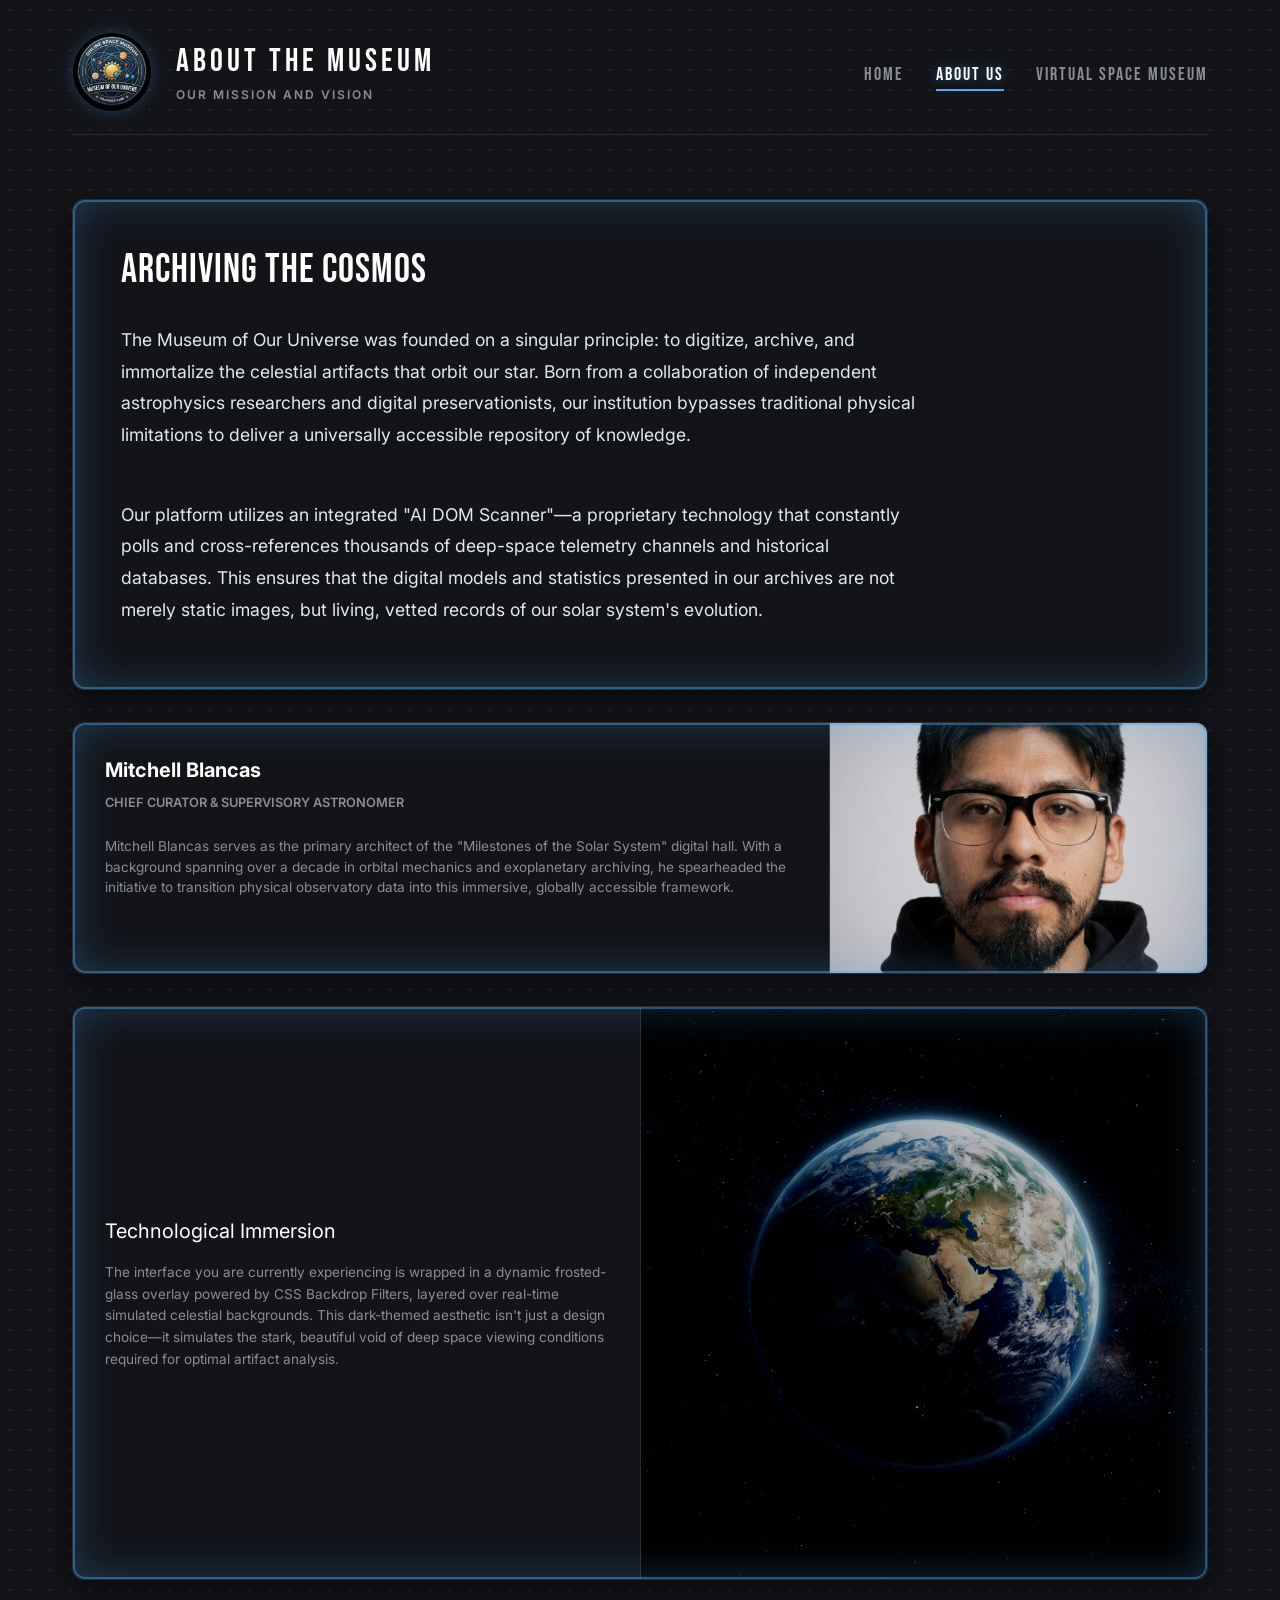
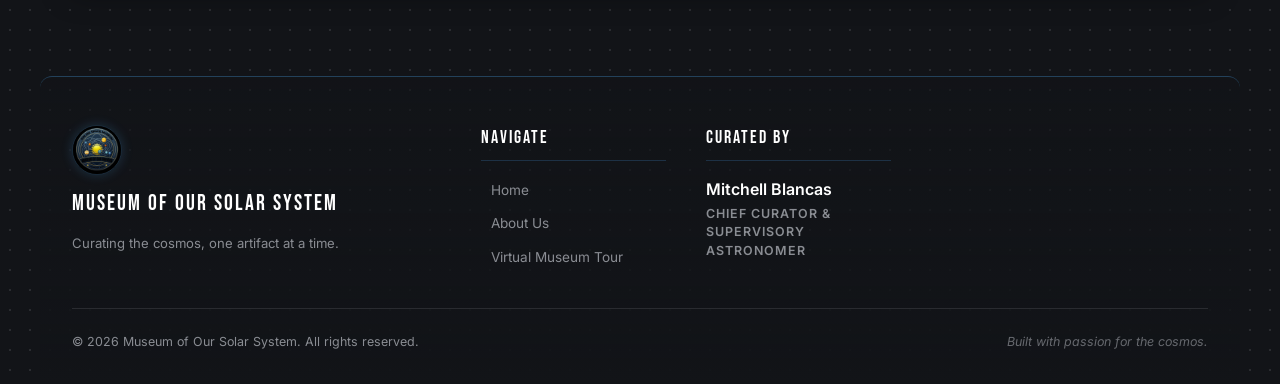
<file: about.html>
<!DOCTYPE html>
<html lang="en">
<head>
    <meta charset="UTF-8">
    <meta name="viewport" content="width=device-width, initial-scale=1.0">
    <title>About Us - Space Museum</title>
    
    <link rel="preconnect" href="https://fonts.googleapis.com">
    <link rel="preconnect" href="https://fonts.gstatic.com" crossorigin>
    <link href="https://fonts.googleapis.com/css2?family=Bebas+Neue&family=Inter:wght@300;400;600&display=swap" rel="stylesheet">
    
    <link rel="stylesheet" href="style.css">
</head>
<body>

    <div class="grid-container">

        <!-- Header / Museum Title -->
        <header class="header-section">
            <div class="logo-container">
                <img src="museum-logo-v3.jpg" alt="Online Space Museum Logo" class="museum-logo">
            </div>
            <div class="header-text">
                <h1 class="museum-title">ABOUT THE MUSEUM</h1>
                <p class="subtitle">OUR MISSION AND VISION</p>
            </div>
            <nav class="global-nav">
                <ul class="nav-list">
                    <li><a href="index.html" class="nav-link">HOME</a></li>
                    <li><a href="about.html" class="nav-link active">ABOUT US</a></li>
                    <li><a href="Planetariam Museum/index.html" class="nav-link">VIRTUAL SPACE MUSEUM</a></li>
                </ul>
            </nav>
        </header>

        <!-- Main Content -->
        <section class="timeline-section" style="grid-column: 1 / -1;">
            <h2 class="timeline-title">ARCHIVING THE COSMOS</h2>
            <div style="display: flex; flex-direction: column; gap: 2rem; max-width: 800px;">
                <p class="artifact-description" style="max-width: 100%; font-size: 1.1rem; line-height: 1.8;">
                    The Museum of Our Universe was founded on a singular principle: to digitize, archive, and immortalize the celestial artifacts that orbit our star. Born from a collaboration of independent astrophysics researchers and digital preservationists, our institution bypasses traditional physical limitations to deliver a universally accessible repository of knowledge.
                </p>
                <p class="artifact-description" style="max-width: 100%; font-size: 1.1rem; line-height: 1.8;">
                    Our platform utilizes an integrated "AI DOM Scanner"—a proprietary technology that constantly polls and cross-references thousands of deep-space telemetry channels and historical databases. This ensures that the digital models and statistics presented in our archives are not merely static images, but living, vetted records of our solar system's evolution.
                </p>
            </div>
        </section>

        <!-- Informational Cards -->
        <section class="info-section">
             <article class="info-card curator-card">
                 <div class="curator-info">
                     <h3 class="curator-name">Mitchell Blancas</h3>
                     <p class="curator-role">CHIEF CURATOR & SUPERVISORY ASTRONOMER</p>
                     <p class="curator-bio">
                         Mitchell Blancas serves as the primary architect of the "Milestones of the Solar System" digital hall. With a background spanning over a decade in orbital mechanics and exoplanetary archiving, he spearheaded the initiative to transition physical observatory data into this immersive, globally accessible framework.
                     </p>
                 </div>
                 <div class="curator-image-wrap">
                     <div class="curator-placeholder" style="background-image: url('meee.png');"></div>
                 </div>
            </article>

            <article class="info-card">
                <div class="card-content">
                    <h3 class="card-title">Technological Immersion</h3>
                    <p class="card-text">
                        The interface you are currently experiencing is wrapped in a dynamic frosted-glass overlay powered by CSS Backdrop Filters, layered over real-time simulated celestial backgrounds. This dark-themed aesthetic isn't just a design choice—it simulates the stark, beautiful void of deep space viewing conditions required for optimal artifact analysis.
                    </p>
                </div>
                <div class="card-image-wrap">
                    <img id="detailHeroImage" src="earth_premium_1773688795438.png" alt="Artifact" style="width:100%; height:100%; object-fit: cover; filter: brightness(0.7) contrast(1.2);">
                </div>
            </article>
        </section>

    </div>

    <!-- Museum Footer -->
    <footer class="museum-footer">
        <div class="footer-grid">
            <div class="footer-col footer-brand">
                <img src="museum-logo-transparent.jpg" alt="Museum Logo" class="footer-logo">
                <h3 class="footer-museum-name">Museum of Our Solar System</h3>
                <p class="footer-tagline">Curating the cosmos, one artifact at a time.</p>
            </div>
            <div class="footer-col">
                <h4 class="footer-heading">Navigate</h4>
                <ul class="footer-links">
                    <li><a href="index.html">Home</a></li>
                    <li><a href="about.html">About Us</a></li>
                    <li><a href="Planetariam Museum/index.html">Virtual Museum Tour</a></li>
                </ul>
            </div>
            <div class="footer-col">
                <h4 class="footer-heading">Curated By</h4>
                <p class="footer-curator-text">Mitchell Blancas</p>
                <p class="footer-curator-role">Chief Curator & Supervisory Astronomer</p>
            </div>
        </div>
        <div class="footer-bottom">
            <p>&copy; 2026 Museum of Our Solar System. All rights reserved.</p>
            <p class="footer-credit">Built with passion for the cosmos.</p>
        </div>
    </footer>

    <!-- The same dynamic background script applies here -->
    <script src="script.js"></script>
</body>
</html>
</file>
<file: style.css>
:root {
    --bg-dark: #121418;
    --card-bg: #1A1C21;
    --text-primary: #FFFFFF;
    --text-muted: #8A8D93;
    --border-color: rgba(255, 255, 255, 0.1);
    --accent: #E2E8F0;

    --font-heading: 'Bebas Neue', sans-serif;
    --font-body: 'Inter', sans-serif;
}

* {
    margin: 0;
    padding: 0;
    box-sizing: border-box;
}

body {
    background-color: var(--bg-dark);
    color: var(--text-primary);
    font-family: var(--font-body);
    font-size: 16px;
    line-height: 1.5;
    -webkit-font-smoothing: antialiased;
    min-height: 100vh;
    padding: 0;

    /* Subtle background dot pattern to match reference */
    background-image: radial-gradient(var(--border-color) 1px, transparent 1px);
    background-size: 20px 20px;

    /* Ensure the body is positioned relative for the scanner overlay */
    position: relative;
    overflow-x: hidden;
}

/* Dynamic Space Background Elements */
#space-background {
    position: fixed;
    top: 0;
    left: 0;
    width: 100vw;
    height: 100vh;
    pointer-events: none;
    z-index: 1;
    /* Sits behind z-index: 2 grids but ahead of body */
    overflow: hidden;
}

.asteroid {
    position: absolute;
    animation-name: driftDiagonal;
    animation-timing-function: linear;
    opacity: 0;
}

@keyframes driftDiagonal {
    0% {
        opacity: 0;
        transform: translate(0, 0) rotate(0deg);
    }

    5% {
        opacity: 1;
    }

    95% {
        opacity: 1;
    }

    100% {
        opacity: 0;
        transform: translate(-100vw, 100vh) rotate(360deg);
    }
}

.shooting-star {
    position: absolute;
    width: 150px;
    height: 2px;
    background: linear-gradient(to right, transparent, rgba(255, 255, 255, 1));
    border-radius: 50%;
    transform: rotate(135deg);
    /* Points down-left */
    opacity: 0;
    animation: shootingStarAnim 1.2s ease-out forwards;
}

.shooting-star::after {
    content: '';
    position: absolute;
    right: 0;
    top: -3px;
    width: 8px;
    height: 8px;
    background: white;
    border-radius: 50%;
    box-shadow: 0 0 10px 4px rgba(77, 171, 247, 0.8);
    /* Signature AI blue engine trail */
}

@keyframes shootingStarAnim {
    0% {
        transform: rotate(135deg) translateX(0);
        opacity: 0;
    }

    10% {
        opacity: 1;
    }

    100% {
        transform: rotate(135deg) translateX(1500px);
        /* Move entirely across the screen down-left */
        opacity: 0;
    }
}

/* Apply AI Pulse to Specific Containers */
.timeline-section,
.info-card,
.sidebar-menu,
.large-image-wrapper,
.gallery-item {
    position: relative;
}

.timeline-section::after,
.info-card::after,
.sidebar-menu::after,
.large-image-wrapper::after,
.gallery-item::after {
    content: '';
    position: absolute;
    top: 0;
    left: 0;
    right: 0;
    bottom: 0;
    pointer-events: none;
    border-radius: inherit;
    border: 2px solid rgba(77, 171, 247, 0.5);
    /* Static blue border */
    box-shadow: inset 0 0 40px rgba(77, 171, 247, 0.25);
    /* Static blue glow */
    z-index: 10;
}

/* Grid Layout */
.grid-container {
    display: grid;
    grid-template-columns: 1fr;
    gap: 2rem;
    max-width: 1200px;
    /* Adjusted max-width for optimal single-column reading */
    margin: 0 auto;
    padding: 2rem; /* padding pushed down from body */
    position: relative;
    z-index: 2;
    /* Elevate grid container above space background canvas */
}

/* Typography Base */
h1,
h2,
.timeline-item {
    font-family: var(--font-heading);
    letter-spacing: 1px;
    font-weight: 400;
}

.subtitle {
    font-family: var(--font-body);
    font-weight: 600;
    letter-spacing: 2px;
    font-size: 0.75rem;
    color: var(--text-muted);
    text-transform: uppercase;
    margin-top: 0.5rem;
}

.header-section {
    grid-column: 1 / -1;
    margin-bottom: 2rem;
    border-bottom: 1px solid var(--border-color);
    padding-bottom: 1rem;
    display: flex;
    align-items: center;
    gap: 1.5rem;
    position: relative;
    /* For absolute positioning of nav if needed, but we'll use flex/margin */
}

/* Global Navigation */
.global-nav {
    margin-left: auto;
    /* Push navigation to the far right of the flex header */
}

.nav-list {
    display: flex;
    list-style: none;
    gap: 2rem;
    align-items: center;
}

.nav-link {
    color: var(--text-muted);
    text-decoration: none;
    font-size: 1.1rem;
    font-family: var(--font-heading);
    letter-spacing: 2px;
    transition: all 0.3s ease;
    padding-bottom: 4px;
    border-bottom: 2px solid transparent;
    /* Prepare for hover underline */
}

.nav-link:hover,
.nav-link.active {
    color: var(--text-primary);
    border-bottom-color: #4dabf7;
    /* AI blue underline */
    text-shadow: 0 0 10px rgba(77, 171, 247, 0.5);
}

.museum-logo {
    height: 80px;
    /* Adjust based on preference */
    width: auto;
    object-fit: contain;
    border-radius: 50%;
    /* Circle shape */
    box-shadow: 0 0 15px rgba(77, 171, 247, 0.25);
    /* Even softer blue glow */
    border: 1px solid rgba(77, 171, 247, 0.15);
    /* Very faint border */
}

.header-text {
    display: flex;
    flex-direction: column;
}

.museum-title {
    font-size: 2rem;
    letter-spacing: 4px;
    line-height: 1;
    /* Tighten up with subtitle */
}

/* -------------------------------- */
/* Scrollytelling Hero Section      */
/* -------------------------------- */

.scrolly-hero {
    height: 280vh; /* Increased to allow scroll holding at the end */
    position: relative;
    background-color: #000;
}

.sticky-container {
    position: sticky;
    top: 0;
    height: 100vh;
    width: 100vw;
    overflow: hidden;
}

.sticky-container::after {
    content: '';
    position: absolute;
    bottom: 0;
    left: 0;
    width: 100%;
    height: 60vh; /* Increased from 45vh to 60vh for a much longer, smoother fade */
    background: linear-gradient(to bottom, transparent 0%, rgba(18, 20, 24, 0.4) 40%, var(--bg-dark) 90%, var(--bg-dark) 100%);
    z-index: 5;
    pointer-events: none;
}

#hero-canvas {
    position: absolute;
    top: 0;
    left: 0;
    width: 100%;
    height: 100%;
    object-fit: cover; /* or contain based on preference, cover usually looks better */
    z-index: 1;
}

.loading-state {
    position: absolute;
    top: 50%;
    left: 50%;
    transform: translate(-50%, -50%);
    z-index: 50;
    color: white;
    text-align: center;
    font-family: var(--font-heading);
    letter-spacing: 2px;
}
.spinner {
    width: 40px;
    height: 40px;
    border: 4px solid rgba(255, 255, 255, 0.3);
    border-radius: 50%;
    border-top-color: var(--text-primary);
    animation: spin 1s ease-in-out infinite;
    margin: 0 auto 1rem;
}
@keyframes spin {
    to { transform: rotate(360deg); }
}

.scroll-text-overlay {
    position: absolute;
    top: 0;
    left: 0;
    width: 100%;
    height: 100%;
    z-index: 10;
    pointer-events: none;
    color: rgba(255, 255, 255, 0.9);
    font-family: var(--font-heading);
}

.scroll-text {
    position: absolute;
    opacity: 0;
    transition: opacity 0.5s ease-out;
    letter-spacing: 4px;
    font-size: 4rem; /* Making it pop out */
    text-transform: uppercase;
    font-family: var(--font-heading); /* Same font as titles */
    text-align: center;
    width: 100%;
    color: var(--text-primary);
    text-shadow: 0 4px 20px rgba(0,0,0,0.8);
}

.hero-cta.final-hero-btn {
    pointer-events: auto;
    padding: 1rem 4rem; /* Made button slightly smaller horizontally */
    font-size: 1.5rem;
    letter-spacing: 2px;
    border-radius: 60px;
    width: auto; /* Fit to text */
    text-align: center;
    white-space: nowrap;
    border: 3px solid transparent;
    animation: bluePulse 2s infinite;
    transition: all 0.3s ease;
}

.text-bottom.final-hero-btn:hover {
    transform: translateX(-50%) scale(1.05); /* retain the center position and scale up */
    background-color: #228be6;
}

@keyframes bluePulse {
    0% { border-color: rgba(77, 171, 247, 0.4); box-shadow: 0 0 10px rgba(77, 171, 247, 0.4); }
    50% { border-color: rgba(77, 171, 247, 1); box-shadow: 0 0 30px rgba(77, 171, 247, 0.8), inset 0 0 15px rgba(77, 171, 247, 0.4); }
    100% { border-color: rgba(77, 171, 247, 0.4); box-shadow: 0 0 10px rgba(77, 171, 247, 0.4); }
}

.text-0 {
    top: 25%;
    left: 50%;
    transform: translateX(-50%);
}

.text-30 {
    top: auto;
    bottom: 26%;
    left: 50%;
    transform: translateX(-50%);
}

.text-pre-bottom {
    bottom: 22%;
    left: 50%;
    transform: translateX(-50%);
    font-size: 2rem; /* Made the letters smaller */
}

.text-bottom {
    bottom: 6%;
    left: 50%;
    transform: translateX(-50%);
}

.text-continue-below {
    bottom: 2%;
    left: 50%;
    transform: translateX(-50%);
    font-size: 1rem;
    font-family: var(--font-body);
    text-transform: none;
    color: var(--text-muted);
    letter-spacing: 1px;
}
.scroll-indicator {
    position: absolute;
    bottom: 30px;
    left: 50%;
    transform: translateX(-50%);
    z-index: 20;
    display: flex;
    flex-direction: column;
    align-items: center;
    gap: 10px;
    color: rgba(255, 255, 255, 0.6);
    font-family: var(--font-body);
    font-size: 0.8rem;
    text-transform: uppercase;
    letter-spacing: 2px;
}

.blink {
    animation: blinkAnim 2s infinite;
}

@keyframes blinkAnim {
    0%, 100% { opacity: 0.3; }
    50% { opacity: 1; }
}

/* Hero Header Navigation Overlay */
.hero-header {
    position: relative;
    z-index: 10;
    display: flex;
    justify-content: space-between;
    align-items: center;
    padding: 1.5rem 3rem;
}

.hero-header .logo-container {
    display: flex;
    align-items: center;
    gap: 1rem;
}

.hero-logo {
    height: 45px;
    border-radius: 50%;
    box-shadow: 0 0 15px rgba(212, 175, 55, 0.4);
}

.hero-museum-title {
    font-family: var(--font-heading);
    font-size: 1.5rem;
    letter-spacing: 2px;
}

.hero-nav {
    margin-left: auto;
}

.hero-nav-list {
    display: flex;
    list-style: none;
    gap: 2rem;
    align-items: center;
}

.hero-nav-link {
    color: var(--text-muted);
    text-decoration: none;
    font-size: 1rem;
    font-family: var(--font-body);
    transition: all 0.3s ease;
}

.hero-nav-link:hover,
.hero-nav-link.active {
    color: var(--text-primary);
}

/* End Scrollytelling Hero Section CSS */

/* Global Button Styles (used across sections) */
.hero-cta {
    display: inline-block;
    padding: 1rem 2.5rem;
    font-family: var(--font-heading);
    font-size: 1.2rem;
    letter-spacing: 2px;
    color: #ffffff; /* changed to white */
    background-color: #4dabf7; /* changed to blue */
    border: none;
    border-radius: 60px;
    cursor: pointer;
    transition: all 0.3s ease;
    text-decoration: none;
    text-align: center;
}

.hero-cta:hover {
    background-color: #228be6; /* slightly darker blue on hover */
    transform: translateY(-2px);
    box-shadow: 0 5px 15px rgba(77, 171, 247, 0.4);
}

.secondary-cta {
    background-color: transparent;
    color: var(--text-primary);
    border: 1px solid var(--border-color);
}

.secondary-cta:hover {
    background-color: rgba(255, 255, 255, 0.05);
    color: var(--text-primary);
}

/* Hero Graphics — Astronaut Image */
.hero-graphics {
    position: relative;
    display: flex;
    justify-content: center;
    align-items: center;
}

.hero-astronaut {
    width: 100%;
    max-width: 480px;
    height: auto;
    filter: drop-shadow(0 0 30px rgba(77, 171, 247, 0.3));
    animation: float 6s ease-in-out infinite;
}

@keyframes float {

    0%,
    100% {
        transform: translateY(0);
    }

    50% {
        transform: translateY(-15px);
    }
}

/* Hero Responsive */
@media (max-width: 1024px) {
    .hero-title {
        font-size: 3.5rem;
    }

    .hero-header {
        padding: 1rem 2rem;
    }

    .hero-description {
        max-width: 100%;
    }
}

@media (max-width: 768px) {
    .hero-title {
        font-size: 2.2rem;
    }

    .hero-description {
        font-size: 0.85rem;
    }

    .hero-buttons {
        flex-direction: column;
        align-items: flex-start;
        gap: 1rem;
    }

    .hero-cta,
    .hero-cta.secondary-cta {
        padding: 0.7rem 1.2rem;
        font-size: 0.9rem;
    }

    .hero-header {
        padding: 1rem;
        flex-direction: column;
        gap: 0.5rem;
    }

    .hero-nav {
        margin-left: 0;
    }

    .hero-nav-list {
        gap: 1rem;
    }
}

/* Timeline Section (Left side) */

.timeline-section {
    background-color: var(--bg-dark);
    border: 1px solid var(--border-color);
    border-radius: 12px;
    padding: 3rem;
    display: flex;
    flex-direction: column;
    gap: 0;
    /* Box shadow for depth */
    box-shadow: 0 10px 30px rgba(0, 0, 0, 0.5);
}

.timeline-title {
    font-size: 2.5rem;
    line-height: 1.1;
    margin-bottom: 2rem;
}

.timeline-nav {
    display: flex;
    align-items: center;
    gap: 1rem;
    border-bottom: 1px solid var(--border-color);
    padding-bottom: 1rem;
    margin-bottom: 1rem;
}

.timeline-items {
    display: flex;
    gap: 2rem;
    overflow-x: auto;
    scrollbar-width: none;
}

.timeline-items::-webkit-scrollbar {
    display: none;
}

.timeline-item {
    font-size: 1.5rem;
    color: var(--text-muted);
    cursor: pointer;
    transition: color 0.3s ease;
}

.timeline-item:hover,
.timeline-item.active {
    color: var(--text-primary);
}

.nav-btn {
    background: none;
    border: none;
    color: var(--text-muted);
    font-family: var(--font-body);
    font-size: 0.8rem;
    cursor: pointer;
    text-transform: uppercase;
    letter-spacing: 1px;
}

.nav-btn:hover {
    color: var(--text-primary);
}

.active-planet-title {
    font-size: 6rem;
    line-height: 1;
    margin-top: 0;
    margin-bottom: 0.5rem;
    display: block;
}

.artifact-description {
    font-size: 0.95rem;
    color: var(--accent);
    max-width: 80%;
    margin-bottom: 1rem;
}

.view-link {
    color: var(--text-muted);
    text-decoration: none;
    font-size: 0.85rem;
    border-bottom: 1px solid var(--text-muted);
    padding-bottom: 2px;
    transition: all 0.3s ease;
}

.view-link:hover {
    color: var(--text-primary);
    border-bottom-color: var(--text-primary);
}

.timeline-content-split {
    display: grid;
    grid-template-columns: 1fr 1fr;
    gap: 4rem;
    align-items: start;
    margin-top: 0;
}

@media (max-width: 1024px) {
    .timeline-content-split {
        grid-template-columns: 1fr;
        gap: 2rem;
    }
}

.artifact-visual {
    margin-top: 0;
    position: relative;
    border: none;
}

.visual-header {
    display: none;
}

.image-wrapper {
    width: 100%;
    height: 400px;
    /* Made slightly taller to give the 3D model more room */
    overflow: visible;
    background-color: transparent;
}

.image-wrapper img {
    width: 100%;
    height: 100%;
    object-fit: cover;
    mix-blend-mode: screen;
    /* Enhance space aesthetic if background isn't completely black */
}

/* Spacecraft Divider Section (Long thin body) */
.craft-divider {
    padding: 1.5rem 4rem;
    /* Thin top/bottom padding */
    margin-bottom: 2rem;
    flex-direction: row;
}

.craft-icons {
    width: 100%;
    display: flex;
    justify-content: space-around;
    align-items: center;
    position: relative;
    z-index: 20;
    /* Ensure it stays above scanner overlay */
}

.craft-icon-wrap {
    font-size: 2rem;
    /* Large enough to be readable */
    color: var(--text-muted);
    transition: all 0.3s ease;
    cursor: pointer;
    position: relative;
    z-index: 20;
    /* Explicitly elevate above ::after background glow */
    display: flex;
    flex-direction: column;
    align-items: center;
    gap: 0.5rem;
}

.craft-title {
    font-size: 0.9rem;
    font-family: var(--font-heading);
    letter-spacing: 2px;
    color: var(--text-muted);
    opacity: 0.9;
    transition: all 0.3s ease;
    text-transform: uppercase;
}

.craft-icon-wrap:hover {
    color: #4dabf7;
    /* Vibrant AI blue on hover */
    transform: translateY(-5px) scale(1.15);
    text-shadow: 0 0 20px rgba(77, 171, 247, 0.9);
}

.craft-icon-wrap:hover .craft-title {
    opacity: 1;
    color: #4dabf7;
}

/* Virtual Space Museum Button */
.virtual-museum-btn-wrap {
    text-align: center;
    margin-top: 3rem;
    position: relative;
    z-index: 20;
}

.virtual-museum-btn {
    display: inline-block;
    width: 80%;
    max-width: 600px;
    padding: 1rem 2rem;
    background-color: transparent;
    border: 1px solid rgba(77, 171, 247, 0.5);
    color: var(--text-primary);
    font-family: var(--font-heading);
    font-size: 1.5rem;
    letter-spacing: 3px;
    text-decoration: none;
    border-radius: 4px;
    transition: all 0.3s ease;
    box-shadow: 0 0 15px rgba(77, 171, 247, 0.1), inset 0 0 10px rgba(77, 171, 247, 0.05);
}

.virtual-museum-btn:hover {
    background-color: rgba(77, 171, 247, 0.1);
    border-color: #4dabf7;
    box-shadow: 0 0 25px rgba(77, 171, 247, 0.3), inset 0 0 20px rgba(77, 171, 247, 0.15);
    text-shadow: 0 0 10px rgba(255, 255, 255, 0.8);
    transform: translateY(-2px);
}

/* Info Section (Right side) */
.info-section {
    display: flex;
    flex-direction: column;
    gap: 2rem;
}

.info-card {
    background-color: var(--bg-dark);
    border: 1px solid var(--border-color);
    border-radius: 12px;
    display: grid;
    grid-template-columns: 1fr 1fr;
    overflow: hidden;
    box-shadow: 0 10px 30px rgba(0, 0, 0, 0.5);
}

.card-content {
    padding: 2rem;
    display: flex;
    flex-direction: column;
    justify-content: center;
}

.card-title {
    font-size: 1.25rem;
    margin-bottom: 1rem;
    font-weight: 400;
}

.card-text {
    font-size: 0.85rem;
    color: var(--text-muted);
    line-height: 1.6;
}

.card-image-wrap {
    width: 100%;
    height: 100%;
    border-left: 1px solid var(--border-color);
}

.card-img {
    width: 100%;
    height: 100%;
    object-fit: cover;
}

/* Curator Card variations */
.curator-card {
    grid-template-columns: 2fr 1fr;
}

.curator-info {
    padding: 2rem;
}

.curator-name {
    font-size: 1.25rem;
    margin-bottom: 0.5rem;
}

.curator-role {
    font-size: 0.8rem;
    font-weight: 600;
    color: var(--text-muted);
    margin-bottom: 1.5rem;
}

.curator-bio {
    font-size: 0.85rem;
    color: var(--text-muted);
}

.curator-image-wrap {
    border-left: 1px solid var(--border-color);
    background-color: #222;
}

.curator-placeholder {
    width: 100%;
    height: 100%;
    background-color: #2a2c33;
    /* Fallback for missing avatar */
    background-size: cover;
    background-position: center;
    min-height: 250px;
}

/* Sidebar Menu / Accordion */
.sidebar-menu {
    border: 1px solid var(--border-color);
    border-radius: 12px;
    background-color: var(--bg-dark);
    padding: 1.5rem;
    box-shadow: 0 10px 30px rgba(0, 0, 0, 0.5);
}

.menu-item {
    border-bottom: 1px solid var(--border-color);
}

.menu-item:last-child {
    border-bottom: none;
}

.accordion-btn {
    width: 100%;
    background: none;
    border: none;
    color: var(--text-primary);
    padding: 1rem 0;
    display: flex;
    justify-content: space-between;
    align-items: center;
    font-family: var(--font-body);
    font-size: 0.9rem;
    cursor: pointer;
    font-weight: 600;
}

.accordion-content {
    padding-bottom: 1rem;
    color: var(--text-muted);
    font-size: 0.85rem;
    line-height: 1.6;
}

.mt {
    margin-top: 1rem;
}

/* Layout modifications for responsive design */
@media (max-width: 1024px) {
    .grid-container {
        grid-template-columns: 1fr;
    }

    .info-card.curator-card,
    .info-card {
        grid-template-columns: 1fr;
    }

    .card-image-wrap,
    .curator-image-wrap {
        border-left: none;
        border-top: 1px solid var(--border-color);
        min-height: 200px;
    }
}

/* -------------------------------- */
/* Artifact Detail Page Styles      */
/* -------------------------------- */

/* Consistent Header for Artifact Page */
.artifact-header {
    display: flex;
    justify-content: space-between;
    align-items: center;
}

.artifact-header .logo-container {
    display: flex;
    align-items: center;
    gap: 1rem;
}

.artifact-header .header-text {
    display: flex;
    flex-direction: column;
}

/* Planet Accent Bar */
.planet-accent-bar {
    grid-column: 1 / -1;
    display: flex;
    justify-content: space-between;
    align-items: center;
    padding: 0.75rem 0;
    border-bottom: 2px solid rgba(77, 171, 247, 0.3);
    margin-bottom: 1rem;
}

.planet-badge {
    font-family: var(--font-heading);
    font-size: 1.2rem;
    letter-spacing: 3px;
    padding: 0.4rem 1.2rem;
    border: 1px solid #4dabf7;
    border-radius: 30px;
    color: #4dabf7;
}

.back-link {
    color: var(--text-muted);
    text-decoration: none;
    font-size: 0.85rem;
    font-weight: 600;
    letter-spacing: 1px;
    transition: all 0.3s ease;
    padding: 0.4rem 0;
}

.back-link:hover {
    color: var(--text-primary);
}

/* ---- #6: Sticky Section Nav ---- */
.section-sticky-nav {
    grid-column: 1 / -1;
    position: sticky;
    top: 0;
    z-index: 500;
    display: flex;
    align-items: center;
    justify-content: center;
    gap: 0.75rem;
    padding: 0.7rem 1.5rem;
    background: rgba(18, 20, 24, 0.85);
    backdrop-filter: blur(12px);
    -webkit-backdrop-filter: blur(12px);
    border-bottom: 1px solid rgba(77, 171, 247, 0.15);
    margin-bottom: 1rem;
    transition: box-shadow 0.3s ease;
}

.section-sticky-nav.scrolled {
    box-shadow: 0 4px 20px rgba(0, 0, 0, 0.5);
}

.section-nav-link {
    color: var(--text-muted);
    text-decoration: none;
    font-size: 0.75rem;
    font-weight: 600;
    letter-spacing: 1.5px;
    text-transform: uppercase;
    padding: 0.35rem 0.75rem;
    border-radius: 20px;
    transition: all 0.3s ease;
}

.section-nav-link:hover {
    color: var(--text-primary);
    background: rgba(255, 255, 255, 0.05);
}

.section-nav-link.active {
    color: #4dabf7;
    background: rgba(77, 171, 247, 0.1);
}

.section-nav-divider {
    color: rgba(255, 255, 255, 0.15);
    font-size: 0.9rem;
    user-select: none;
}

/* ---- #1: Hero + Stats Sidebar Layout ---- */
.artifact-hero-layout {
    grid-column: 1 / -1;
    display: grid;
    grid-template-columns: 1fr 280px;
    gap: 2rem;
    margin-bottom: 2rem;
}

.large-image-wrapper {
    width: 100%;
    height: 50vh;
    min-height: 400px;
    border: 1px solid var(--border-color);
    border-radius: 12px;
    overflow: hidden;
    position: relative;
    transition: border-color 0.5s ease, box-shadow 0.5s ease;
}

.large-image-wrapper img {
    width: 100%;
    height: 100%;
    object-fit: cover;
    object-position: center;
    transition: transform 0.1s linear;
}

/* #7: Parallax Hero */
.parallax-hero img {
    will-change: transform;
}

/* Quick Stats Panel */
.quick-stats-panel {
    background: rgba(18, 20, 24, 0.7);
    backdrop-filter: blur(16px);
    -webkit-backdrop-filter: blur(16px);
    border: 1px solid rgba(77, 171, 247, 0.15);
    border-radius: 12px;
    padding: 1.75rem;
    display: flex;
    flex-direction: column;
    gap: 0;
    align-self: start;
    position: sticky;
    top: 60px;
}

.stats-panel-title {
    font-family: var(--font-heading);
    font-size: 1.1rem;
    letter-spacing: 3px;
    color: #4dabf7;
    margin-bottom: 1.25rem;
    padding-bottom: 0.75rem;
    border-bottom: 1px solid rgba(77, 171, 247, 0.2);
}

.stat-row {
    display: flex;
    flex-direction: column;
    gap: 0.2rem;
    padding: 0.75rem 0;
    border-bottom: 1px solid rgba(255, 255, 255, 0.04);
}

.stat-row:last-child {
    border-bottom: none;
}

.quick-stats-panel .stat-label {
    font-size: 0.65rem;
    color: var(--text-muted);
    text-transform: uppercase;
    letter-spacing: 2px;
    font-weight: 600;
}

.quick-stats-panel .stat-value {
    font-size: 0.95rem;
    font-weight: 600;
    color: var(--text-primary);
    font-family: var(--font-heading);
    letter-spacing: 1px;
}

/* ---- Detail Cards ---- */
.details-grid {
    grid-column: 1 / -1;
    display: flex;
    flex-direction: column;
    gap: 1.5rem;
    margin-bottom: 3rem;
}

.detail-card {
    display: block;
    width: 100%;
}

.detail-card-content {
    padding: 2rem;
}

/* #2: Card Icon + Title Row */
.detail-title-row {
    display: flex;
    align-items: center;
    gap: 0.75rem;
    margin-bottom: 1rem;
    border-bottom: 1px solid var(--border-color);
    padding-bottom: 0.75rem;
    cursor: pointer;
    user-select: none;
    transition: opacity 0.2s ease;
}

.detail-title-row:hover {
    opacity: 0.85;
}

.card-icon {
    width: 22px;
    height: 22px;
    flex-shrink: 0;
    color: var(--text-primary);
    opacity: 0.7;
}

.card-icon.warning-icon {
    color: #ff6b6b;
}

.card-icon.habitability-icon {
    color: #4dabf7;
}

.detail-title {
    font-size: 1.6rem;
    color: var(--text-primary);
    flex: 1;
    margin: 0;
    padding: 0;
    border: none;
}

.warning-card .detail-title-row {
    border-color: rgba(255, 107, 107, 0.3);
}

.warning-card .detail-title {
    color: #ff6b6b;
}

.habitability-card .detail-title-row {
    border-color: rgba(77, 171, 247, 0.3);
}

.habitability-card .detail-title {
    color: #4dabf7;
}

.warning-card {
    border-color: rgba(255, 107, 107, 0.2) !important;
}

/* #3: Accordion Toggle */
.accordion-toggle {
    background: #4dabf7; /* Changed to Blue background */
    border: 1px solid rgba(255, 255, 255, 0.1);
    border-radius: 50%;
    width: 30px;
    height: 30px;
    display: flex;
    align-items: center;
    justify-content: center;
    cursor: pointer;
    transition: all 0.3s ease;
    flex-shrink: 0;
    padding: 0;
}

.accordion-toggle svg {
    width: 16px;
    height: 16px;
    color: #ffffff; /* Changed to white */
    transition: transform 0.3s ease, color 0.3s ease;
}

.accordion-toggle:hover {
    border-color: rgba(77, 171, 247, 0.4);
    background: #228be6; /* Darker blue on hover */
}

.accordion-toggle:hover svg {
    color: #ffffff; /* Maintained white */
}

.accordion-toggle[aria-expanded="true"] svg {
    transform: rotate(180deg);
}

/* Accordion Body */
.accordion-body {
    overflow: hidden;
    transition: max-height 0.6s cubic-bezier(0.4, 0, 0.2, 1);
}

.accordion-body.collapsed {
    max-height: 100px;
    position: relative;
}

.accordion-body.collapsed::after {
    content: '';
    position: absolute;
    bottom: 0;
    left: 0;
    right: 0;
    height: 70px;
    background: linear-gradient(transparent 0%, var(--card-bg) 70%);
    pointer-events: none;
}

.accordion-body.expanded {
    max-height: 5000px;
}

.accordion-body.expanded::after {
    display: none;
}

/* Formatted text paragraphs inside detail cards */
.detail-text {
    font-size: 0.9rem;
    color: var(--text-muted);
    line-height: 1.6;
}

.detail-text p {
    margin-bottom: 0.8rem;
}

.detail-text p:last-child {
    margin-bottom: 0;
}

/* ---- Gallery ---- */
.gallery-section {
    grid-column: 1 / -1;
}

.gallery-title {
    font-size: 2.5rem;
    margin-bottom: 1.5rem;
}

.gallery-grid {
    display: grid;
    grid-template-columns: 1fr 1fr;
    gap: 2rem;
}

/* #8: Gallery Item with Lightbox Hint */
.gallery-item {
    border: 1px solid var(--border-color);
    border-radius: 12px;
    overflow: hidden;
    height: 300px;
    position: relative;
    cursor: pointer;
    transition: border-color 0.3s ease, box-shadow 0.3s ease;
}

.gallery-item:hover {
    border-color: rgba(77, 171, 247, 0.4);
    box-shadow: 0 0 20px rgba(77, 171, 247, 0.15);
}

.gallery-item img {
    width: 100%;
    height: 100%;
    object-fit: cover;
    transition: transform 0.4s ease;
}

.gallery-item:hover img {
    transform: scale(1.05);
}

.gallery-zoom-hint {
    position: absolute;
    bottom: 12px;
    right: 12px;
    width: 36px;
    height: 36px;
    display: flex;
    align-items: center;
    justify-content: center;
    background: rgba(0, 0, 0, 0.6);
    backdrop-filter: blur(8px);
    border-radius: 50%;
    opacity: 0;
    transition: opacity 0.3s ease;
}

.gallery-zoom-hint svg {
    width: 18px;
    height: 18px;
    color: rgba(255, 255, 255, 0.8);
}

.gallery-item:hover .gallery-zoom-hint {
    opacity: 1;
}

/* ---- #8: Lightbox Overlay ---- */
.lightbox-overlay {
    position: fixed;
    top: 0;
    left: 0;
    width: 100vw;
    height: 100vh;
    background: rgba(0, 0, 0, 0.92);
    backdrop-filter: blur(16px);
    -webkit-backdrop-filter: blur(16px);
    display: flex;
    align-items: center;
    justify-content: center;
    z-index: 20000;
    opacity: 0;
    pointer-events: none;
    transition: opacity 0.35s ease;
    cursor: zoom-out;
}

.lightbox-overlay.active {
    opacity: 1;
    pointer-events: auto;
}

.lightbox-close {
    position: absolute;
    top: 1.5rem;
    right: 2rem;
    background: none;
    border: none;
    color: rgba(255, 255, 255, 0.7);
    font-size: 2.5rem;
    cursor: pointer;
    transition: color 0.3s ease, text-shadow 0.3s ease;
    z-index: 20001;
    line-height: 1;
}

.lightbox-close:hover {
    color: #fff;
    text-shadow: 0 0 15px rgba(255, 255, 255, 0.5);
}

.lightbox-content {
    max-width: 90vw;
    max-height: 85vh;
    display: flex;
    align-items: center;
    justify-content: center;
}

.lightbox-content img {
    max-width: 100%;
    max-height: 85vh;
    object-fit: contain;
    border-radius: 8px;
    box-shadow: 0 0 60px rgba(0, 0, 0, 0.6);
    transform: scale(0.9);
    transition: transform 0.35s cubic-bezier(0.4, 0, 0.2, 1);
}

.lightbox-overlay.active .lightbox-content img {
    transform: scale(1);
}

/* ---- #5: Crossfade Page Transition ---- */
.grid-container.crossfade-out {
    animation: crossfadeOut 0.35s ease forwards;
}

.grid-container.crossfade-in {
    animation: crossfadeIn 0.4s ease forwards;
}

@keyframes crossfadeOut {
    from {
        opacity: 1;
        transform: translateY(0);
    }

    to {
        opacity: 0;
        transform: translateY(-15px);
    }
}

@keyframes crossfadeIn {
    from {
        opacity: 0;
        transform: translateY(15px);
    }

    to {
        opacity: 1;
        transform: translateY(0);
    }
}

/* ---- Next / Prev Artifact Navigation ---- */
.artifact-nav {
    grid-column: 1 / -1;
    display: grid;
    grid-template-columns: 1fr 1fr;
    gap: 2rem;
    margin-bottom: 2rem;
}

.artifact-nav-btn {
    display: flex;
    flex-direction: column;
    gap: 0.35rem;
    padding: 1.25rem 1.5rem;
    background: #4dabf7; /* Changed to Blue background */
    border: 1px solid var(--border-color);
    border-radius: 12px;
    text-decoration: none;
    transition: all 0.3s ease;
    --btn-accent: #228be6; /* Darker blue accent */
}

.artifact-nav-btn:hover {
    border-color: var(--btn-accent);
    background: #228be6; /* Hover background darker */
    box-shadow: 0 0 20px color-mix(in srgb, #4dabf7 40%, transparent);
    transform: translateY(-2px);
}

.artifact-nav-btn.next-btn {
    text-align: right;
}

.nav-direction {
    font-size: 0.8rem;
    color: #ffffff; /* Changed to white */
    letter-spacing: 1px;
    text-transform: uppercase;
    font-weight: 600;
}

.nav-planet-name {
    font-family: var(--font-heading);
    font-size: 1.8rem;
    color: #ffffff; /* Changed to white */
    letter-spacing: 2px;
}

.artifact-nav-btn:hover .nav-planet-name {
    color: #ffffff; /* Maintain white on hover */
}

/* ---- Responsive (Artifact Page) ---- */
@media (max-width: 768px) {
    body {
        padding: 1rem;
    }

    .hero-header {
        flex-direction: column;
        gap: 1.5rem;
        margin-bottom: 2rem;
    }

    .hero-nav {
        margin-left: 0;
    }

    .hero-nav-list {
        flex-wrap: wrap;
        justify-content: center;
        gap: 1rem;
    }

    .hero-title {
        font-size: 3.5rem;
    }

    .hero-description {
        font-size: 1rem;
        text-align: left;
    }

    .hero-buttons {
        flex-direction: column;
        width: 100%;
        gap: 1rem;
    }

    .hero-cta {
        width: 100%;
        text-align: center;
    }

    .hero-graphics {
        padding-top: 2rem;
    }

    .astronaut-img {
        max-width: 280px;
        margin-top: 0;
    }

    .timeline-title {
        font-size: 2rem;
        text-align: center;
    }

    .timeline-nav {
        overflow-x: auto;
        padding-bottom: 0.5rem;
    }

    .active-planet-title {
        font-size: 3.5rem;
        text-align: center;
    }

    .craft-divider {
        padding: 1rem;
    }

    .craft-icons {
        flex-wrap: wrap;
        gap: 2rem;
    }

    .grid-container {
        grid-template-columns: 1fr;
        gap: 1.5rem;
    }

    .timeline-section {
        padding: 1.5rem;
    }

    .info-card.curator-card,
    .info-card {
        grid-template-columns: 1fr;
    }

    .card-image-wrap,
    .curator-image-wrap {
        border-left: none;
        border-top: 1px solid var(--border-color);
        min-height: 200px;
    }

    .details-grid,
    .gallery-grid {
        grid-template-columns: 1fr;
    }

    /* Artifact page responsive */
    .artifact-header {
        flex-direction: column;
        gap: 1rem;
    }

    .artifact-header .global-nav {
        margin-left: 0;
    }

    .planet-accent-bar {
        flex-direction: column;
        gap: 0.75rem;
        text-align: center;
    }

    .artifact-hero-layout {
        grid-template-columns: 1fr;
    }

    .quick-stats-panel {
        position: static;
        display: grid;
        grid-template-columns: repeat(3, 1fr);
        gap: 0.5rem;
        padding: 1.25rem;
    }

    .stats-panel-title {
        grid-column: 1 / -1;
        margin-bottom: 0.5rem;
    }

    .stat-row {
        padding: 0.5rem;
        border-bottom: none;
        text-align: center;
        background: rgba(255, 255, 255, 0.02);
        border-radius: 8px;
    }

    .section-sticky-nav {
        gap: 0.25rem;
        padding: 0.5rem 0.75rem;
        flex-wrap: wrap;
    }

    .section-nav-link {
        font-size: 0.65rem;
        padding: 0.25rem 0.5rem;
    }

    .artifact-nav {
        grid-template-columns: 1fr;
        gap: 1rem;
    }

    .artifact-nav-btn.next-btn {
        text-align: left;
    }

    .nav-planet-name {
        font-size: 1.4rem;
    }

    .large-image-wrapper {
        min-height: 250px;
        height: 35vh;
    }

    .detail-title {
        font-size: 1.3rem;
    }

    .gallery-item {
        height: 200px;
    }
}


/* -------------------------------- */
/* Spacecraft Modal Styles          */
/* -------------------------------- */

.modal-overlay {
    position: fixed;
    top: 0;
    left: 0;
    width: 100vw;
    height: 100vh;
    background-color: rgba(0, 0, 0, 0.85);
    backdrop-filter: blur(8px);
    display: flex;
    justify-content: center;
    align-items: center;
    z-index: 10000;
    /* Above the edge pulse */
    opacity: 0;
    pointer-events: none;
    transition: opacity 0.3s ease;
}

.modal-overlay.active {
    opacity: 1;
    pointer-events: auto;
}

.modal-content {
    background-color: var(--bg-dark);
    border: 1px solid rgba(77, 171, 247, 0.5);
    box-shadow: 0 0 40px rgba(77, 171, 247, 0.25), inset 0 0 20px rgba(77, 171, 247, 0.1);
    border-radius: 12px;
    width: 90%;
    max-width: 600px;
    padding: 3rem;
    position: relative;
    transform: translateY(20px);
    transition: transform 0.3s ease;
    display: flex;
    flex-direction: column;
    gap: 1.5rem;
}

.modal-overlay.active .modal-content {
    transform: translateY(0);
}

.modal-close {
    position: absolute;
    top: 1rem;
    right: 1.5rem;
    background: none;
    border: none;
    color: var(--text-muted);
    font-size: 2.5rem;
    line-height: 1;
    cursor: pointer;
    transition: color 0.3s ease, text-shadow 0.3s ease;
}

.modal-close:hover {
    color: var(--text-primary);
    text-shadow: 0 0 15px rgba(255, 255, 255, 0.8);
}

.modal-header {
    display: flex;
    align-items: center;
    gap: 1.5rem;
    border-bottom: 1px solid var(--border-color);
    padding-bottom: 1rem;
}

.modal-header i {
    font-size: 3rem;
    color: #4dabf7;
    /* AI Blue */
    text-shadow: 0 0 15px rgba(77, 171, 247, 0.5);
}

.modal-title {
    font-size: 2.5rem;
    margin: 0;
    letter-spacing: 2px;
    font-family: var(--font-heading);
}

.modal-text {
    font-size: 1rem;
    color: var(--text-muted);
    line-height: 1.6;
}

.modal-stats {
    display: grid;
    grid-template-columns: 1fr 1fr;
    gap: 1rem;
    margin-top: 1.5rem;
}

.stat-box {
    background-color: rgba(0, 0, 0, 0.4);
    border: 1px solid var(--border-color);
    border-radius: 8px;
    padding: 1.25rem;
    display: flex;
    flex-direction: column;
    align-items: center;
    text-align: center;
    transition: border-color 0.3s ease;
}

.stat-box:hover {
    border-color: rgba(77, 171, 247, 0.5);
}

.stat-label {
    font-size: 0.75rem;
    color: var(--text-muted);
    text-transform: uppercase;
    letter-spacing: 1.5px;
    margin-bottom: 0.5rem;
    font-weight: 600;
}

.stat-value {
    font-size: 1.25rem;
    font-weight: 600;
    color: var(--text-primary);
    font-family: var(--font-heading);
    letter-spacing: 1px;
}

/* =========================================
   ROCKET TRANSITION OVERLAY
========================================= */
.rocket-transition {
    position: fixed;
    top: 0;
    left: 0;
    width: 100vw;
    height: 100vh;
    background-color: transparent;
    z-index: 9999;
    pointer-events: none;
}

.rocket-transition.hidden {
    display: none;
}

.rocket-transition.active {
    pointer-events: auto;
}

/* Background overlay to hide original page smoothly */
.rocket-transition::before {
    content: '';
    position: absolute;
    top: 0;
    left: 0;
    width: 100%;
    height: 100%;
    background-color: var(--bg-color);
    /* Match site dark theme initially */
    opacity: 0;
    transition: opacity 0.5s ease;
}

.rocket-transition.active::before {
    opacity: 1;
}

/* ---------------------------------- */
/* CSS ROCKET BUILD                   */
/* ---------------------------------- */
.rocket-container {
    position: absolute;
    bottom: -300px;
    /* Start way off screen bottom */
    left: 50%;
    transform: translateX(-50%);
    width: 80px;
    height: 150px;
    z-index: 10;
}

.rocket-transition.active .rocket-container {
    animation: blastOffCustom 2s cubic-bezier(0.5, 0, 0.2, 1) forwards;
    animation-delay: 0.8s;
}

.rocket-body {
    position: relative;
    width: 100%;
    height: 100%;
    background-color: #f1f2f6;
    /* White body */
    border-radius: 50% 50% 5px 5px / 100% 100% 10% 10%;
    box-shadow: inset -10px 0 10px rgba(0, 0, 0, 0.1);
    /* 3D shading */
    z-index: 10;
}

.rocket-nose {
    position: absolute;
    top: -45px;
    /* Pull it up out of the body */
    left: 50%;
    transform: translateX(-50%);
    border-left: 40px solid transparent;
    border-right: 40px solid transparent;
    border-bottom: 50px solid #f1c40f;
    /* Yellow nose cone */
    border-radius: 50% 50% 0 0;
    z-index: 11;
}

.rocket-window {
    position: absolute;
    top: 50px;
    left: 50%;
    transform: translateX(-50%);
    width: 30px;
    height: 30px;
    background-color: #0097e6;
    /* Blue window */
    border-radius: 50%;
    border: 4px solid #f1c40f;
    /* Yellow trim */
    box-shadow: inset 2px 2px 5px rgba(0, 0, 0, 0.3);
}

.rocket-fin {
    position: absolute;
    bottom: 0;
    width: 25px;
    height: 60px;
    background-color: #badc58;
    /* Green fins */
    z-index: -1;
}

.rocket-fin.left {
    left: -20px;
    border-radius: 30px 0 5px 30px;
}

.rocket-fin.right {
    right: -20px;
    border-radius: 0 30px 30px 5px;
}

.rocket-exhaust {
    position: absolute;
    bottom: -60px;
    left: 50%;
    transform: translateX(-50%);
    width: 20px;
    height: 60px;
    background: linear-gradient(to bottom, #f1f2f6 0%, #dcdde1 100%);
    border-radius: 0 0 10px 10px;
}

.rocket-transition.active .rocket-exhaust::after {
    content: '';
    position: absolute;
    bottom: -100px;
    left: 50%;
    transform: translateX(-50%);
    width: 15px;
    height: 100px;
    background: linear-gradient(to bottom, #ff9f43, #ff4757, transparent);
    filter: blur(2px);
    animation: exhaustFlicker 0.1s infinite alternate;
}

/* ---------------------------------- */
/* SMOKE CLOUDS                       */
/* ---------------------------------- */
.smoke-container {
    position: absolute;
    bottom: -100px;
    left: 0;
    width: 100%;
    height: 30vh;
    z-index: 5;
    opacity: 0;
    /* Hidden initially */
    /* Remove overflow:hidden so clouds can expand to fill the entire screen */
}

.rocket-transition.active .smoke-container {
    animation: fadeInSmoke 0.5s ease forwards;
    animation-delay: 0.5s;
    /* Ignite smoke right before launch */
}

.smoke-cloud {
    position: absolute;
    bottom: -50px;
    background-color: #f1f2f6;
    /* White smoke */
    border-radius: 50%;
    filter: drop-shadow(0 -10px 20px rgba(0, 0, 0, 0.1));
}

.rocket-transition.active .smoke-cloud {
    /* Increase time slightly to match the full page load delay */
    animation: growSmoke 3.5s ease-in-out forwards;
}

.smoke-cloud.s1 {
    width: 300px;
    height: 300px;
    left: -100px;
    bottom: -150px;
    animation-delay: 0.5s;
}

.smoke-cloud.s2 {
    width: 400px;
    height: 400px;
    left: 10%;
    bottom: -200px;
    animation-delay: 0.6s;
}

.smoke-cloud.s3 {
    width: 350px;
    height: 350px;
    left: 30%;
    bottom: -180px;
    animation-delay: 0.7s;
}

.smoke-cloud.s4 {
    width: 500px;
    height: 500px;
    left: 45%;
    bottom: -250px;
    background-color: #fff;
    animation-delay: 0.5s;
}

/* Center main burst */
.smoke-cloud.s5 {
    width: 400px;
    height: 400px;
    left: 65%;
    bottom: -200px;
    animation-delay: 0.6s;
}

.smoke-cloud.s6 {
    width: 300px;
    height: 300px;
    left: 80%;
    bottom: -150px;
    animation-delay: 0.7s;
}

.smoke-cloud.s7 {
    width: 250px;
    height: 250px;
    right: -50px;
    bottom: -120px;
    animation-delay: 0.8s;
}


/* ---------------------------------- */
/* KEYFRAMES                          */
/* ---------------------------------- */

@keyframes blastOffCustom {
    0% {
        bottom: -300px;
    }

    10% {
        bottom: -280px;
        /* Engine ignite bump */
    }

    100% {
        bottom: 150vh;
        /* Way past the top of the screen */
    }
}

@keyframes exhaustFlicker {
    from {
        height: 90px;
        opacity: 0.8;
    }

    to {
        height: 110px;
        opacity: 1;
    }
}

@keyframes fadeInSmoke {
    from {
        opacity: 0;
    }

    to {
        opacity: 1;
    }
}

@keyframes growSmoke {
    0% {
        transform: scale(0.2) translateY(50px);
        opacity: 0.8;
    }

    40% {
        transform: scale(1.5) translateY(-50px);
        opacity: 1;
        /* Normal bloom */
    }

    100% {
        transform: scale(15) translateY(-200px);
        /* Massive geometric scale to swallow screen */
        opacity: 1;
    }
}

/* -------------------------------- */
/* Museum Footer                    */
/* -------------------------------- */

.museum-footer {
    position: relative;
    z-index: 2;
    max-width: 1200px;
    margin: 4rem auto 0;
    padding: 3rem 2rem 2rem;
    border-top: 1px solid rgba(77, 171, 247, 0.3);
    background: linear-gradient(180deg, rgba(18, 20, 24, 0.6) 0%, rgba(18, 20, 24, 0.95) 100%);
    border-radius: 12px 12px 0 0;
}

.footer-grid {
    display: grid;
    grid-template-columns: 2fr 1fr 1fr 1.5fr;
    gap: 2.5rem;
    margin-bottom: 2.5rem;
}

.footer-brand {
    display: flex;
    flex-direction: column;
    gap: 0.75rem;
}

.footer-logo {
    width: 50px;
    height: 50px;
    border-radius: 50%;
    box-shadow: 0 0 12px rgba(77, 171, 247, 0.2);
    border: 1px solid rgba(77, 171, 247, 0.15);
}

.footer-museum-name {
    font-family: var(--font-heading);
    font-size: 1.4rem;
    letter-spacing: 2px;
    font-weight: 400;
    color: var(--text-primary);
}

.footer-tagline {
    font-size: 0.82rem;
    color: var(--text-muted);
    line-height: 1.6;
}

.footer-heading {
    font-family: var(--font-heading);
    font-size: 1.1rem;
    letter-spacing: 2px;
    font-weight: 400;
    color: var(--text-primary);
    margin-bottom: 1rem;
    padding-bottom: 0.5rem;
    border-bottom: 1px solid rgba(77, 171, 247, 0.2);
}

.footer-links {
    list-style: none;
    display: flex;
    flex-direction: column;
    gap: 0.6rem;
}

.footer-links a {
    color: var(--text-muted);
    text-decoration: none;
    font-size: 0.85rem;
    transition: all 0.3s ease;
    padding-left: 0;
    border-left: 2px solid transparent;
    padding-left: 0.5rem;
}

.footer-links a:hover {
    color: #4dabf7;
    border-left-color: #4dabf7;
    padding-left: 0.75rem;
}

.footer-curator-text {
    font-size: 1rem;
    font-weight: 600;
    color: var(--text-primary);
    margin-bottom: 0.25rem;
}

.footer-curator-role {
    font-size: 0.78rem;
    color: var(--text-muted);
    font-weight: 600;
    letter-spacing: 1px;
    text-transform: uppercase;
}

.footer-bottom {
    border-top: 1px solid var(--border-color);
    padding-top: 1.5rem;
    display: flex;
    justify-content: space-between;
    align-items: center;
}

.footer-bottom p {
    font-size: 0.78rem;
    color: var(--text-muted);
}

.footer-credit {
    font-style: italic;
    opacity: 0.7;
}

@media (max-width: 1024px) {
    .footer-grid {
        grid-template-columns: 1fr 1fr;
        gap: 2rem;
    }
}

@media (max-width: 768px) {
    .museum-footer {
        margin-top: 2rem;
        padding: 2rem 1.5rem 1.5rem;
    }

    .footer-grid {
        grid-template-columns: 1fr;
        gap: 1.5rem;
    }

    .footer-bottom {
        flex-direction: column;
        gap: 0.5rem;
        text-align: center;
    }
}

/* Force round pill style on all buttons just like the main hero button */
button, 
.btn, 
.hero-cta, 
.artifact-nav-btn,
.planet-badge, 
.accordion-btn, 
.accordion-toggle, 
.home-btn, 
.explore-btn {
    border-radius: 60px !important;
}
</file>
